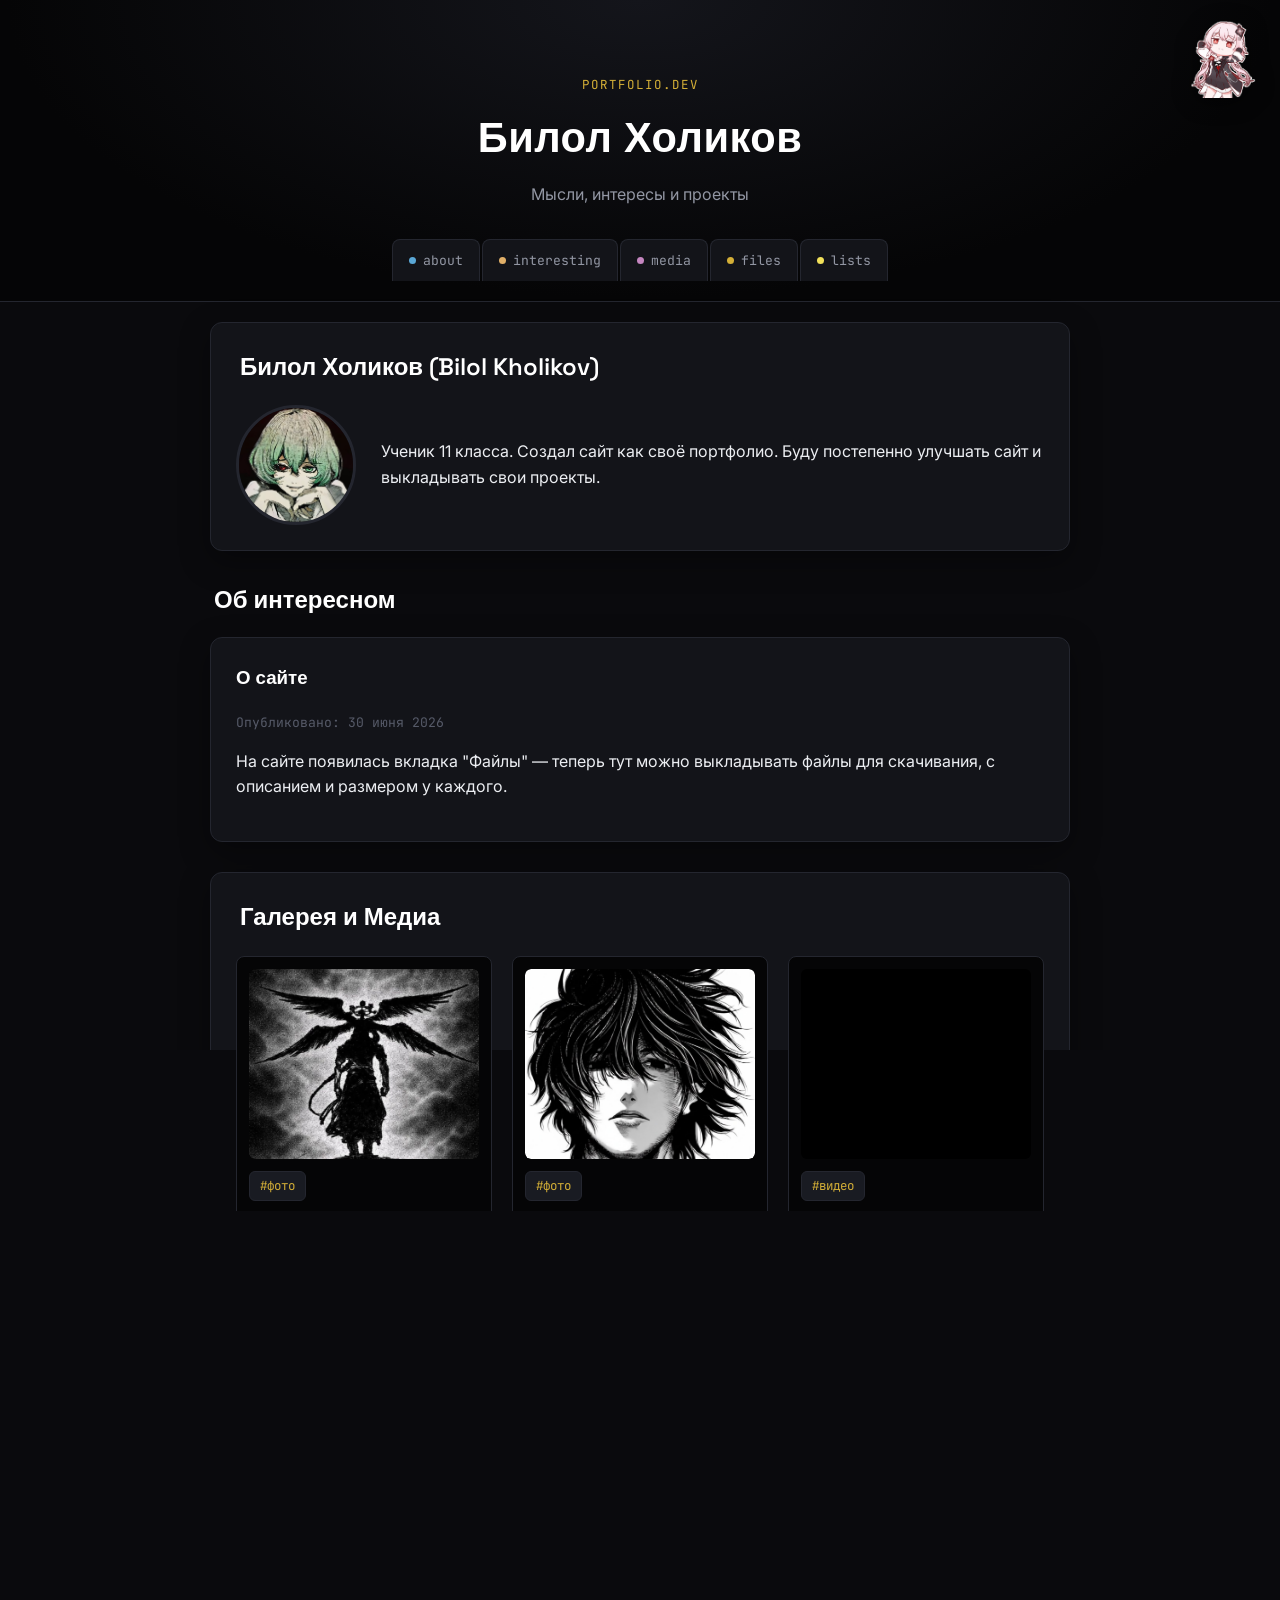
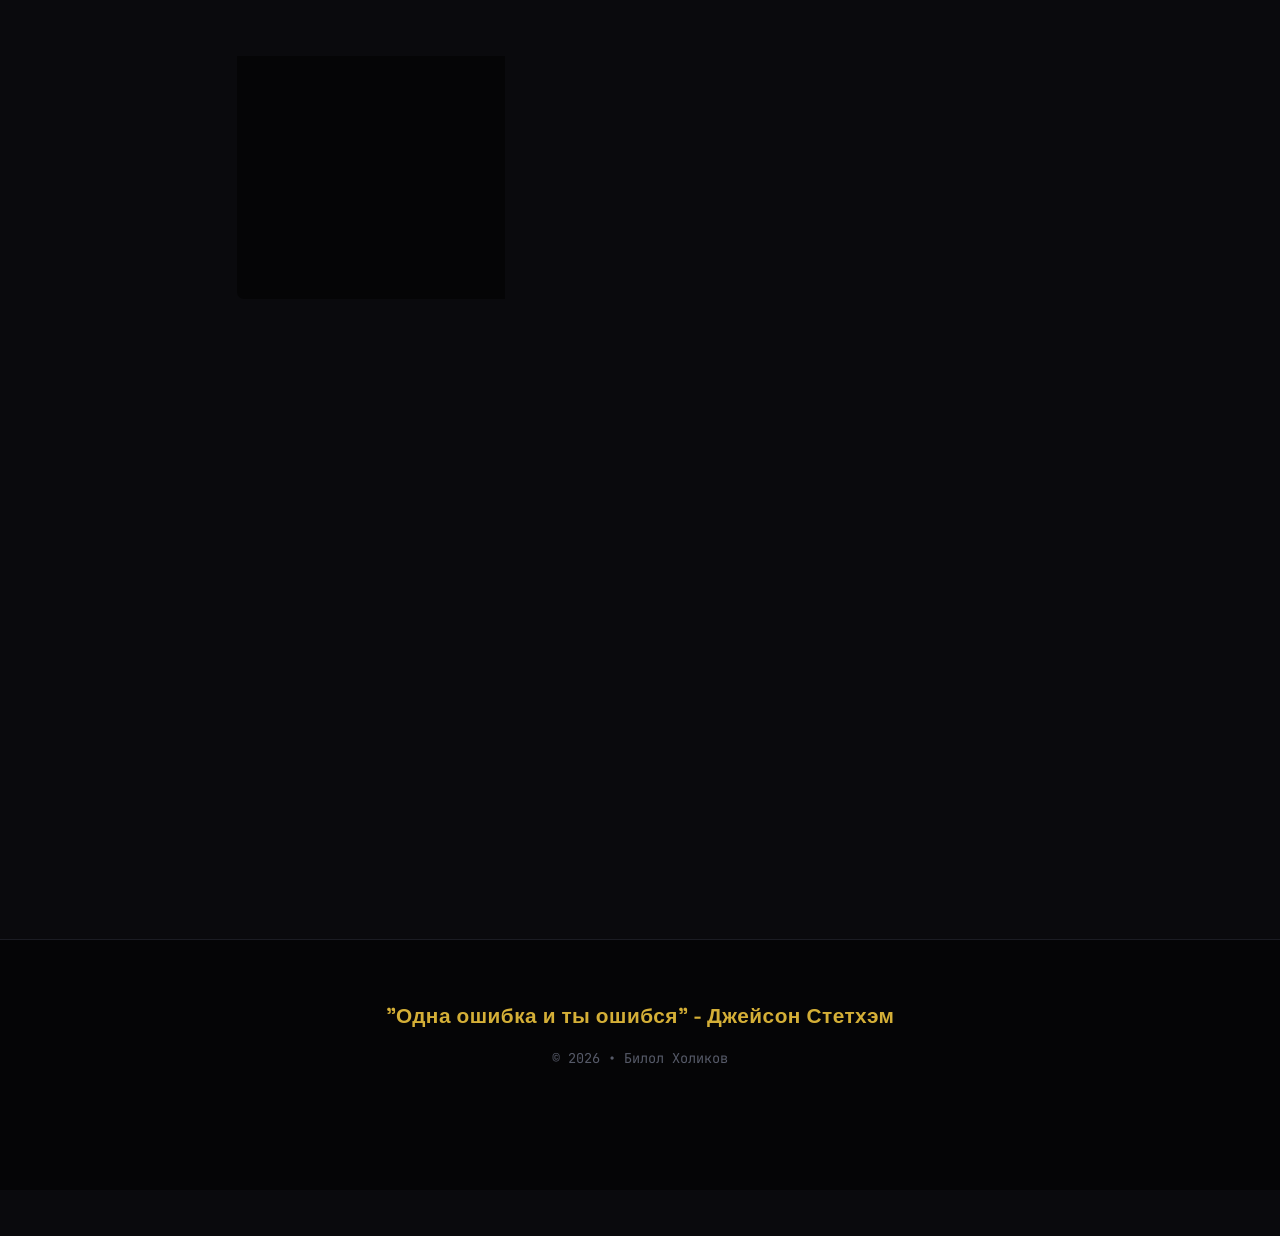
<file: index.html>
<!DOCTYPE html>
<html lang="ru">
<head>
    <meta charset="UTF-8">
    <meta name="viewport" content="width=device-width, initial-scale=1.0">
    <title>Билол Холиков | Портфолио (Bilol Kholikov)</title>
    <meta name="description" content="Личный сайт Билола Холикова (Bilol Kholikov). Добро пожаловать!">

    <link rel="preconnect" href="https://fonts.googleapis.com">
    <link rel="preconnect" href="https://fonts.gstatic.com" crossorigin>
    <link href="https://fonts.googleapis.com/css2?family=Space+Grotesk:wght@500;600;700&family=Inter:wght@400;500;600&family=JetBrains+Mono:wght@400;500;700&display=swap" rel="stylesheet">

    <link rel="stylesheet" href="style.css?v=1.1">
</head>
<body>
    <div class="anime-sticker">
    <img src="gif_anime.gif" alt="Dancing Anime Girl">
    </div>

    <div id="scroll-progress"></div>

    <header>
        <div class="container">
            <div class="header-eyebrow">portfolio.dev</div>
            <h1>Билол Холиков</h1>
            <p>Мысли, интересы и проекты</p>

            <nav>
                <a href="#about" data-ext="md"><span class="dot"></span>about</a>
                <a href="#articles" data-ext="note"><span class="dot"></span>interesting</a>
                <a href="#media" data-ext="media"><span class="dot"></span>media</a>
                <a href="#files" data-ext="files"><span class="dot"></span>files</a>
                <a href="#lists" data-ext="json"><span class="dot"></span>lists</a>
            </nav>
        </div>
    </header>

    <main class="container">

        <section id="about" class="card">
            <h2>Билол Холиков (Bilol Kholikov)</h2>
            <div class="about-content">
                <img src="avatar.jpg" alt="Моё фото" class="profile-img">
                <div>
                    <p>
                        Ученик 11 класса.
                        Создал сайт как своё портфолио.
                        Буду постепенно улучшать сайт и выкладывать свои проекты.
                    </p>
                </div>
            </div>
        </section>

        <section id="articles">
            <h2>Об интересном</h2>

            <article class="card">
                <h3>О сайте</h3>
                <p class="date">Опубликовано: 30 июня 2026</p>
                <p>
                    На сайте появилась вкладка "Файлы" — теперь тут можно выкладывать файлы
                    для скачивания, с описанием и размером у каждого.
                </p>
            </article>

        </section>

        <section id="media" class="card">
            <h2>Галерея и Медиа</h2>

            <div class="media-grid">
                <div class="media-item" data-media="image">
                    <div class="media-frame">
                        <img src="photo1.jpg" alt="Описание фото 1" loading="lazy">
                        <div class="expand-hint">⤢</div>
                    </div>
                    <div class="tags">
                        <span class="tag">#фото</span>
                    </div>
                    <p class="media-desc">Manga.</p>
                </div>

                <div class="media-item" data-media="image">
                    <div class="media-frame">
                        <img src="photo2.jpg" alt="Описание фото 2" loading="lazy">
                        <div class="expand-hint">⤢</div>
                    </div>
                    <div class="tags">
                        <span class="tag">#фото</span>
                    </div>
                    <p class="media-desc">Manga.</p>
                </div>

                <div class="media-item" data-media="video">
                    <div class="media-frame">
                        <video muted playsinline preload="metadata">
                            <source src="video.mp4" type="video/mp4">
                            Ваш браузер не поддерживает видео.
                        </video>
                        <div class="expand-hint">⤢</div>
                    </div>
                    <div class="tags">
                        <span class="tag">#видео</span>
                    </div>
                    <p class="media-desc">Just fun.</p>
                </div>
            </div>

            <div class="audio-section">
                <h3>Трек сейчас:</h3>
                <audio controls>
                    <source src="music.mp3" type="audio/mpeg">
                    Ваш браузер не поддерживает аудио.
                </audio>
                <p class="media-desc">Mattyeux, Princess Chelsea - Sometimes</p>
            </div>
        </section>

        <!-- ===================== ФАЙЛЫ ===================== -->
        <!--
            Как добавить свой файл:
            1. Положи сам файл в папку сайта (например, files/resume.pdf).
            2. Скопируй один блок <div class="file-card">...</div> ниже
               и вставь его вторым/третьим/... в .files-grid.
            3. Поменяй:
               - href="files/имя.pdf"      -> путь к твоему файлу
               - .file-icon                -> короткая метка типа файла (PDF, ZIP, PNG...)
               - .file-name                -> имя файла, которое увидят посетители
               - .file-desc                -> описание файла
               - .file-meta span (первый)  -> размер файла (например 4.2 МБ)
               - .file-meta span (второй)  -> тип файла
            Больше ничего трогать не нужно — стили и скачивание уже настроены.
        -->
        <section id="files" class="card">
            <h2>Файлы</h2>
            <p class="media-desc">Файлы, которыми я делюсь. Нажми "Скачать", чтобы сохранить себе.</p>

            <div class="files-window">
                <div class="files-titlebar">
                    <span class="tl-dot"></span>
                    <span class="tl-dot"></span>
                    <span class="tl-dot"></span>
                    <span class="path">~/portfolio/files</span>
                </div>

                <div class="files-grid">

                    <!-- Пример файла №1 -->
                    <div class="file-card">
                        <div class="file-top">
                            <div class="file-icon">PDF</div>
                            <div class="file-name">primerny.pdf</div>
                        </div>
                        <p class="file-desc">Примерный файл, там про С++. Файл скачается если открыть сайт с помощью Chrome.</p>
                        <div class="file-meta">
                            <span>2.1 MB</span>
                            <span>PDF</span>
                        </div>
                        <a href="primerny.pdf" download class="file-download">⭳ Скачать</a>
                    </div>


                    <!-- Скопируй этот блок, чтобы добавить ещё файл -->

                </div>
            </div>
        </section>

        <section id="lists" class="lists-container">
            <div class="card list-box">
                <h3>🎬 Любимые фильмы и анимационные фильмы</h3>
                <ul>
                    <li>Код Гиас: Восстание Лелуша (Аниме)</li>
                    <li>Атака Титанов (Аниме)</li>
                    <li>Твоё имя (Аниме фильм)</li>
                </ul>
            </div>

            <div class="card list-box">
                <h3>🎵 Плейлист</h3>
                <ul>
                    <li>Titanium - Please Me</li>
                    <li>The Neighbourhood - A little death</li>
                    <li>Mattyeux, Princess Chelsea - Sometimes</li>
                    <li>Lil Peep - nuts</li>
                </ul>
            </div>

            <div class="card list-box">
                <h3>👨‍🏫 Лучшие учителя</h3>
                <ul>
                    <li>Abdul Bari (YouTube) - Алгоритмы</li>
                    <li>Tushar Roy (YouTube) - Алгоритмы</li>
                    <li>Gaurav Sen (YouTube) - Алгоритмы</li>
                    <li>POC English (YouTube) - Английский</li>
                    <li>freeCodeCamp.org (YouTube) - Алгоритмы, Информационные Науки, AI/ML и тд</li>
                    <li>3Blue1Brown (YouTube) - Математика в действии и в анимации</li>
                </ul>
            </div>
        </section>

    </main>

    <footer>
        <div class="footer-quote">
            "Одна ошибка и ты ошибся" - Джейсон Стетхэм
        </div>
        <div class="footer-copyright">
            &copy; 2026 &bull; Билол Холиков
        </div>
        <div class="footer-socials">
            <a href="https://t.me/kholiqoov" target="_blank" class="social-icon" title="Telegram">
                <svg viewBox="0 0 24 24" fill="none" stroke="currentColor" stroke-width="2" stroke-linecap="round" stroke-linejoin="round">
                    <line x1="22" y1="2" x2="11" y2="13"></line>
                    <polygon points="22 2 15 22 11 13 2 9 22 2"></polygon>
                </svg>
            </a>
            <a href="https://instagram.com/kholiqoov" target="_blank" class="social-icon" title="Instagram">
                <svg viewBox="0 0 24 24" fill="none" stroke="currentColor" stroke-width="2" stroke-linecap="round" stroke-linejoin="round">
                    <rect x="2" y="2" width="20" height="20" rx="5" ry="5"></rect>
                    <path d="M16 11.37A4 4 0 1 1 12.63 8 4 4 0 0 1 16 11.37z"></path>
                    <line x1="17.5" y1="6.5" x2="17.51" y2="6.5"></line>
                </svg>
            </a>
        </div>
    </footer>

    <button id="to-top" title="Наверх" aria-label="Наверх">↑</button>

    <!-- Лайтбокс для просмотра фото и видео на весь экран -->
    <div id="lightbox">
        <button class="lightbox-nav prev" aria-label="Предыдущее">‹</button>
        <div class="lightbox-content">
            <div class="lightbox-caption"></div>
        </div>
        <button class="lightbox-nav next" aria-label="Следующее">›</button>
        <button class="lightbox-close" aria-label="Закрыть">✕</button>
    </div>

    <script src="script.js"></script>
</body>
</html>
</file>
<file: style.css>
/* =========================================================
   Портфолио — Билол Холиков
   Тема: чёрный + золото, стиль "код-редактора"
   ========================================================= */

:root {
    --bg: #0a0a0d;
    --bg-deep: #050506;
    --surface: #131419;
    --surface-alt: #191b22;
    --border: #24262f;
    --border-soft: #1b1c23;

    --text: #eceef2;
    --text-dim: #9296a3;
    --text-faint: #565a68;

    --accent: #d4af37;
    --accent-bright: #f0c94e;
    --accent-dim: #8a7128;

    --font-display: 'Space Grotesk', 'Segoe UI', sans-serif;
    --font-body: 'Inter', 'Segoe UI', Tahoma, sans-serif;
    --font-mono: 'JetBrains Mono', 'Consolas', monospace;

    --radius: 12px;
    --radius-sm: 8px;
}

* {
    box-sizing: border-box;
    -webkit-tap-highlight-color: transparent;
}

html {
    scroll-behavior: smooth;
}

body {
    font-family: var(--font-body);
    line-height: 1.6;
    background-color: var(--bg);
    color: var(--text);
    margin: 0;
    padding: 0;
    overflow-x: hidden;
}

::selection {
    background: var(--accent);
    color: #0a0a0d;
}

::-webkit-scrollbar { width: 10px; height: 10px; }
::-webkit-scrollbar-track { background: var(--bg-deep); }
::-webkit-scrollbar-thumb { background: var(--border); border-radius: 10px; }
::-webkit-scrollbar-thumb:hover { background: var(--accent-dim); }

.container {
    max-width: 900px;
    margin: 0 auto;
    padding: 20px;
}

/* Полоса прогресса прокрутки */
#scroll-progress {
    position: fixed;
    top: 0; left: 0;
    height: 3px;
    width: 0%;
    background: linear-gradient(90deg, var(--accent-dim), var(--accent-bright));
    z-index: 1000;
    transition: width 0.1s linear;
}

/* ============== ШАПКА ============== */
header {
    background: radial-gradient(ellipse at top, #14151b 0%, var(--bg-deep) 70%);
    color: #ffffff;
    padding: 55px 0 0 0;
    text-align: center;
    border-bottom: 1px solid var(--border);
}

.header-eyebrow {
    font-family: var(--font-mono);
    font-size: 0.78rem;
    letter-spacing: 2px;
    color: var(--accent);
    text-transform: uppercase;
    opacity: 0;
    animation: fadeUp 0.6s ease forwards;
}

header h1 {
    margin: 10px 0 0 0;
    font-family: var(--font-display);
    font-weight: 700;
    font-size: 2.6rem;
    letter-spacing: 0.5px;
    opacity: 0;
    animation: fadeUp 0.6s ease 0.1s forwards;
}

header p {
    color: var(--text-dim);
    margin-top: 10px;
    font-size: 1rem;
    opacity: 0;
    animation: fadeUp 0.6s ease 0.2s forwards;
}

@keyframes fadeUp {
    from { opacity: 0; transform: translateY(10px); }
    to { opacity: 1; transform: translateY(0); }
}

/* Навигация в стиле вкладок редактора кода */
nav {
    margin-top: 32px;
    display: flex;
    justify-content: center;
    flex-wrap: wrap;
    gap: 2px;
    padding: 0 10px;
    opacity: 0;
    animation: fadeUp 0.6s ease 0.3s forwards;
}

nav a {
    display: inline-flex;
    align-items: center;
    gap: 7px;
    font-family: var(--font-mono);
    font-size: 0.82rem;
    color: var(--text-dim);
    text-decoration: none;
    padding: 10px 16px;
    background: var(--surface);
    border: 1px solid var(--border);
    border-bottom: none;
    border-radius: 8px 8px 0 0;
    transition: color 0.25s, background 0.25s, transform 0.15s;
    position: relative;
    top: 0;
}

nav a .dot {
    width: 7px;
    height: 7px;
    border-radius: 50%;
    flex-shrink: 0;
}

nav a[data-ext="md"] .dot { background: #5aa7d6; }
nav a[data-ext="note"] .dot { background: #e0af68; }
nav a[data-ext="media"] .dot { background: #c586c0; }
nav a[data-ext="files"] .dot { background: var(--accent); }
nav a[data-ext="json"] .dot { background: #f1e05a; }

nav a:hover {
    color: #fff;
    background: var(--surface-alt);
    transform: translateY(-2px);
}

nav a.active {
    color: #fff;
    background: var(--bg);
    border-color: var(--accent-dim);
    box-shadow: inset 0 2px 0 var(--accent);
}

/* ============== КАРТОЧКИ ============== */
main {
    padding-top: 40px;
}

.card {
    background: var(--surface);
    padding: 25px;
    margin-bottom: 30px;
    border-radius: var(--radius);
    border: 1px solid var(--border);
    box-shadow: 0 10px 30px rgba(0, 0, 0, 0.35);
}

section > h2 {
    margin: 0 0 18px 4px;
}

h2, h3 {
    color: #ffffff;
    margin-top: 0;
    font-family: var(--font-display);
    font-weight: 600;
}

/* Появление при прокрутке */
.reveal {
    opacity: 0;
    transform: translateY(24px);
    transition: opacity 0.6s ease, transform 0.6s ease;
}

.reveal.in-view {
    opacity: 1;
    transform: translateY(0);
}

/* ============== ОБО МНЕ ============== */
.about-content {
    display: flex;
    gap: 25px;
    align-items: center;
}

.profile-img {
    width: 120px;
    height: 120px;
    border-radius: 50%;
    object-fit: cover;
    border: 3px solid var(--border);
    flex-shrink: 0;
    transition: border-color 0.3s;
}

.profile-img:hover {
    border-color: var(--accent);
}

.date {
    color: var(--text-faint);
    font-family: var(--font-mono);
    font-size: 0.82rem;
}

a {
    color: var(--accent);
    text-decoration: none;
    transition: color 0.2s;
}

a:hover {
    color: var(--accent-bright);
    text-decoration: underline;
}

/* ============== МЕДИА-ГАЛЕРЕЯ ============== */
.media-grid {
    display: grid;
    grid-template-columns: repeat(auto-fit, minmax(230px, 1fr));
    gap: 20px;
    margin-top: 20px;
}

.media-item {
    background: var(--bg-deep);
    border-radius: var(--radius-sm);
    padding: 12px;
    border: 1px solid var(--border);
    transition: border-color 0.25s, transform 0.25s;
    cursor: pointer;
}

.media-item:hover {
    border-color: var(--accent-dim);
    transform: translateY(-3px);
}

.media-item .media-frame {
    position: relative;
    border-radius: 6px;
    overflow: hidden;
    background: #000;
}

.media-item img, .media-item video {
    width: 100%;
    height: 190px;
    border-radius: 6px;
    display: block;
    object-fit: cover;
    pointer-events: none;
}

.media-item .expand-hint {
    position: absolute;
    top: 8px;
    right: 8px;
    background: rgba(10, 10, 13, 0.75);
    color: #fff;
    border-radius: 6px;
    width: 28px;
    height: 28px;
    display: flex;
    align-items: center;
    justify-content: center;
    font-size: 0.85rem;
    opacity: 0;
    transition: opacity 0.2s;
}

.media-item:hover .expand-hint { opacity: 1; }

.tags {
    margin: 12px 0 8px 0;
}

.tag {
    background: var(--surface-alt);
    color: var(--accent);
    font-family: var(--font-mono);
    padding: 4px 10px;
    font-size: 0.78rem;
    border-radius: 6px;
    margin-right: 5px;
    border: 1px solid var(--border);
    display: inline-block;
}

.media-desc {
    font-size: 0.9rem;
    color: var(--text-dim);
    margin: 5px 0 0 0;
}

.audio-section {
    margin-top: 30px;
    padding-top: 20px;
    border-top: 1px solid var(--border);
}

audio {
    width: 100%;
    border-radius: 8px;
    filter: invert(0.9) hue-rotate(180deg);
}

/* ============== ЛАЙТБОКС (просмотр фото/видео) ============== */
#lightbox {
    position: fixed;
    inset: 0;
    background: rgba(5, 5, 6, 0.94);
    display: none;
    align-items: center;
    justify-content: center;
    z-index: 2000;
    padding: 20px;
    opacity: 0;
    transition: opacity 0.25s ease;
}

#lightbox.open {
    display: flex;
    opacity: 1;
}

#lightbox .lightbox-content {
    max-width: min(92vw, 1000px);
    max-height: 88vh;
    display: flex;
    flex-direction: column;
    align-items: center;
    transform: scale(0.96);
    transition: transform 0.25s ease;
}

#lightbox.open .lightbox-content {
    transform: scale(1);
}

#lightbox img, #lightbox video {
    max-width: 100%;
    max-height: 78vh;
    border-radius: 10px;
    box-shadow: 0 20px 60px rgba(0,0,0,0.6);
    background: #000;
}

#lightbox .lightbox-caption {
    color: var(--text-dim);
    font-family: var(--font-mono);
    font-size: 0.85rem;
    margin-top: 14px;
    text-align: center;
}

#lightbox .lightbox-close,
#lightbox .lightbox-nav {
    position: fixed;
    background: var(--surface);
    border: 1px solid var(--border);
    color: #fff;
    width: 44px;
    height: 44px;
    border-radius: 50%;
    display: flex;
    align-items: center;
    justify-content: center;
    cursor: pointer;
    font-size: 1.2rem;
    transition: background 0.2s, transform 0.15s;
}

#lightbox .lightbox-close:hover,
#lightbox .lightbox-nav:hover {
    background: var(--surface-alt);
    color: var(--accent);
}

#lightbox .lightbox-close {
    top: 20px;
    right: 20px;
}

#lightbox .lightbox-nav.prev { left: 20px; top: 50%; transform: translateY(-50%); }
#lightbox .lightbox-nav.next { right: 20px; top: 50%; transform: translateY(-50%); }

/* ============== ФАЙЛЫ ============== */
.files-window {
    border: 1px solid var(--border);
    border-radius: var(--radius-sm);
    overflow: hidden;
    background: var(--bg-deep);
    margin-top: 18px;
}

.files-titlebar {
    display: flex;
    align-items: center;
    gap: 8px;
    padding: 10px 14px;
    background: var(--surface-alt);
    border-bottom: 1px solid var(--border);
    font-family: var(--font-mono);
    font-size: 0.8rem;
    color: var(--text-faint);
}

.files-titlebar .tl-dot { width: 10px; height: 10px; border-radius: 50%; }
.files-titlebar .tl-dot:nth-child(1) { background: #ff5f56; }
.files-titlebar .tl-dot:nth-child(2) { background: #ffbd2e; }
.files-titlebar .tl-dot:nth-child(3) { background: #27c93f; }
.files-titlebar span.path { margin-left: 8px; }

.files-grid {
    display: grid;
    grid-template-columns: repeat(auto-fill, minmax(260px, 1fr));
    gap: 1px;
    background: var(--border);
}

.file-card {
    background: var(--bg-deep);
    padding: 18px;
    display: flex;
    flex-direction: column;
    gap: 10px;
    transition: background 0.2s;
}

.file-card:hover {
    background: var(--surface);
}

.file-card .file-top {
    display: flex;
    align-items: center;
    gap: 12px;
}

.file-icon {
    width: 38px;
    height: 38px;
    border-radius: 8px;
    background: var(--surface-alt);
    border: 1px solid var(--border);
    display: flex;
    align-items: center;
    justify-content: center;
    font-family: var(--font-mono);
    font-size: 0.68rem;
    font-weight: 700;
    color: var(--accent);
    flex-shrink: 0;
}

.file-name {
    font-family: var(--font-mono);
    font-size: 0.95rem;
    color: #fff;
    word-break: break-word;
}

.file-desc {
    font-size: 0.88rem;
    color: var(--text-dim);
    margin: 0;
}

.file-meta {
    display: flex;
    gap: 8px;
    font-family: var(--font-mono);
    font-size: 0.72rem;
    color: var(--text-faint);
}

.file-meta span {
    background: var(--surface-alt);
    border: 1px solid var(--border);
    padding: 3px 8px;
    border-radius: 5px;
}

.file-download {
    margin-top: 4px;
    display: inline-flex;
    align-items: center;
    justify-content: center;
    gap: 8px;
    font-family: var(--font-mono);
    font-size: 0.82rem;
    color: var(--bg-deep);
    background: var(--accent);
    border: none;
    padding: 10px 14px;
    border-radius: var(--radius-sm);
    cursor: pointer;
    text-decoration: none;
    font-weight: 600;
    transition: background 0.2s, transform 0.15s;
    position: relative;
    overflow: hidden;
}

.file-download:hover {
    background: var(--accent-bright);
    text-decoration: none;
    transform: translateY(-2px);
}

/* Рябь при нажатии (ripple) */
.ripple {
    position: absolute;
    border-radius: 50%;
    background: rgba(255,255,255,0.5);
    transform: scale(0);
    animation: ripple-anim 0.6s ease-out;
    pointer-events: none;
}

@keyframes ripple-anim {
    to { transform: scale(3.5); opacity: 0; }
}

/* ============== СПИСКИ ============== */
.lists-container {
    display: grid;
    grid-template-columns: repeat(auto-fit, minmax(250px, 1fr));
    gap: 20px;
}

.list-box ul {
    padding-left: 20px;
    color: #cbd5e1;
    margin: 0;
}

.list-box li {
    margin-bottom: 8px;
}

/* ============== ПОДВАЛ ============== */
footer {
    text-align: center;
    padding: 60px 20px;
    background-color: var(--bg-deep);
    border-top: 1px solid var(--border-soft);
}

.footer-quote {
    font-family: var(--font-display);
    color: var(--accent);
    font-size: 1.3rem;
    font-weight: 600;
    margin-bottom: 15px;
    letter-spacing: 0.5px;
}

.footer-copyright {
    color: var(--text-faint);
    font-family: var(--font-mono);
    font-size: 0.85rem;
    margin-bottom: 20px;
}

.footer-socials {
    display: flex;
    justify-content: center;
    gap: 15px;
}

.social-icon {
    color: #ffffff;
    background-color: transparent;
    border: 2px solid #3a3d47;
    border-radius: 50%;
    width: 40px;
    height: 40px;
    display: flex;
    align-items: center;
    justify-content: center;
    transition: transform 0.2s, color 0.2s, border-color 0.2s;
}

.footer-socials a:last-child {
    border-radius: 35%;
}

.social-icon svg {
    width: 20px;
    height: 20px;
}

.social-icon:hover {
    transform: scale(1.1) translateY(-2px);
    color: var(--accent);
    border-color: var(--accent);
}

/* Кнопка "наверх" */
#to-top {
    position: fixed;
    bottom: 24px;
    right: 24px;
    width: 46px;
    height: 46px;
    border-radius: 50%;
    background: var(--surface);
    border: 1px solid var(--border);
    color: var(--accent);
    display: flex;
    align-items: center;
    justify-content: center;
    cursor: pointer;
    opacity: 0;
    pointer-events: none;
    transform: translateY(10px);
    transition: opacity 0.25s, transform 0.25s, background 0.2s;
    z-index: 500;
    font-size: 1.1rem;
}

#to-top.visible {
    opacity: 1;
    pointer-events: auto;
    transform: translateY(0);
}

#to-top:hover {
    background: var(--surface-alt);
}

/* ============== АДАПТИВНОСТЬ ============== */
@media (max-width: 640px) {
    header { padding-top: 40px; }
    header h1 { font-size: 2rem; }

    .about-content {
        flex-direction: column;
        text-align: center;
    }

    nav {
        gap: 6px;
    }

    nav a {
        padding: 9px 12px;
        font-size: 0.75rem;
        border-radius: 8px;
        border-bottom: 1px solid var(--border);
    }

    .footer-quote { font-size: 1.1rem; }

    #lightbox .lightbox-nav { width: 38px; height: 38px; }
    #lightbox .lightbox-nav.prev { left: 8px; }
    #lightbox .lightbox-nav.next { right: 8px; }
    #lightbox .lightbox-close { top: 12px; right: 12px; width: 38px; height: 38px; }

    #to-top { bottom: 16px; right: 16px; width: 42px; height: 42px; }
}

@media (prefers-reduced-motion: reduce) {
    * { animation-duration: 0.01ms !important; animation-iteration-count: 1 !important; transition-duration: 0.01ms !important; scroll-behavior: auto !important; }
}
/* =========================================================
   ДОПОЛНИТЕЛЬНЫЕ СТИЛИ: Аниме-тянка и Кнопка "Наверх" по центру
   ========================================================= */

/* Позиционирование аниме-девушки строго в верхнем правом углу */
.anime-sticker {
    position: fixed;     /* Чтобы она всегда оставалась на экране при скролле */
    top: 20px;           /* Отступ от верхнего края */
    right: 20px;         /* Отступ от правого края (твоя зелёная зона!) */
    width: 85px;         /* Компактный размер, чуть меньше аватарки */
    height: auto;
    z-index: 9999;       /* Чтобы она была поверх остальных элементов */
    pointer-events: none; /* Чтобы она не мешала нажимать на ссылки под ней */
    filter: drop-shadow(0 4px 10px rgba(0, 0, 0, 0.6)); /* Красивая тень */
}

.anime-sticker img {
    width: 100%;
    height: auto;
    display: block;
}

/* Исправление кнопки "Наверх" — переносим её из угла строго в центр внизу */
#to-top {
    right: auto !important;   /* Отменяем старое положение справа */
    left: 50% !important;     /* Сдвигаем на 50% слева */
    transform: translateX(-50%) translateY(10px); /* Выравниваем идеально по центру */
}

/* Изменение анимации появления для центрированной кнопки */
#to-top.visible {
    transform: translateX(-50%) translateY(0);
}

/* Адаптивность для мобильных устройств (смартфонов) */
@media (max-width: 640px) {
    .anime-sticker {
        width: 65px;     /* На телефонах делаем её ещё чуть меньше, чтобы не мешала */
        top: 15px;
        right: 15px;
    }
    
    #to-top {
        right: auto !important;
        left: 50% !important;
        transform: translateX(-50%) translateY(10px);
    }
    
    #to-top.visible {
        transform: translateX(-50%) translateY(0);
    }
}
</file>
